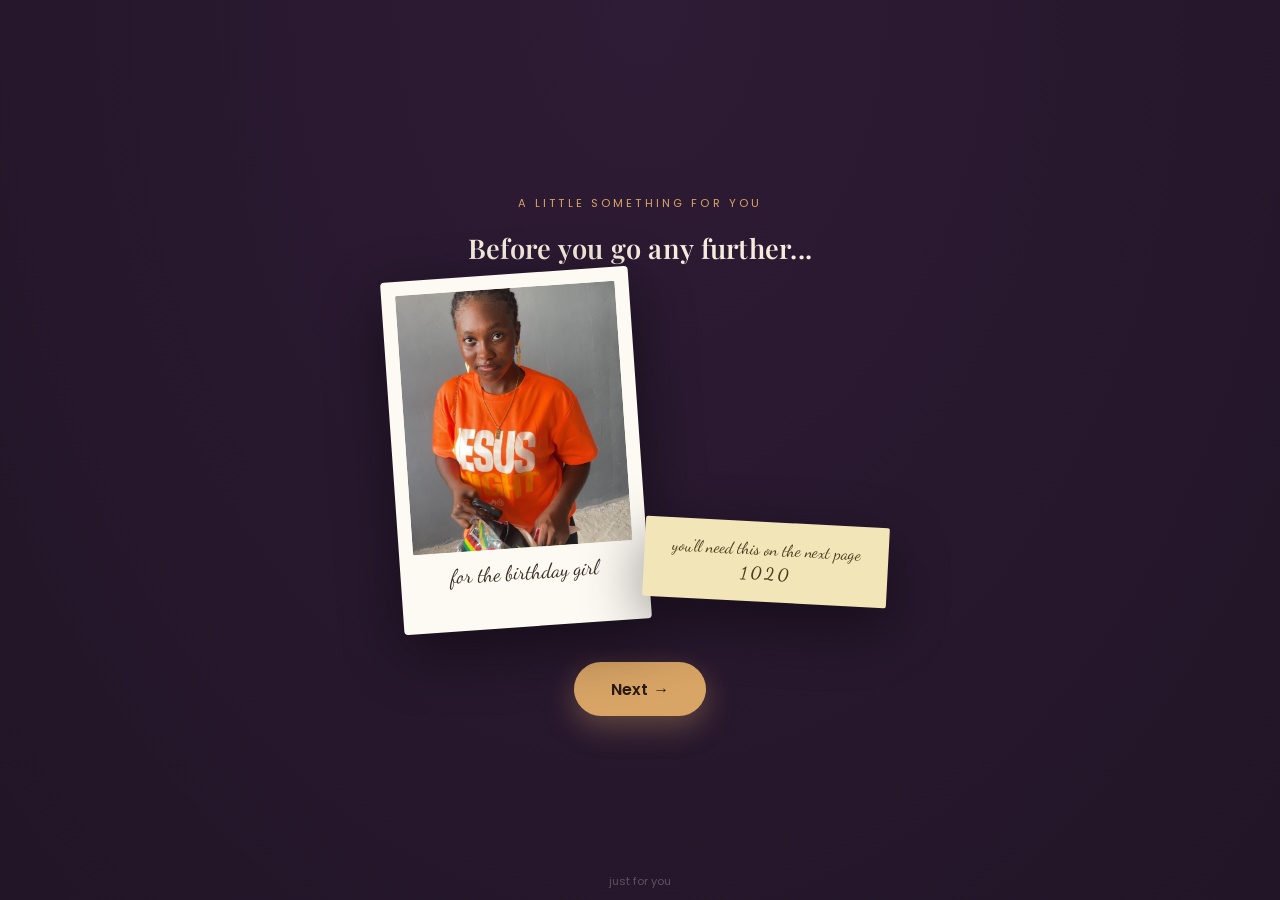
<file: index.html>
<!DOCTYPE html>
<html lang="en">
<head>
<meta charset="UTF-8">
<meta name="viewport" content="width=device-width, initial-scale=1.0">
<title>For You 🎂</title>
<link rel="preconnect" href="https://fonts.googleapis.com">
<link href="https://fonts.googleapis.com/css2?family=Playfair+Display:wght@600;700&family=Dancing+Script:wght@600;700&family=Poppins:wght@400;500;600&display=swap" rel="stylesheet">
<link rel="stylesheet" href="style.css">
</head>
<body>
  <div class="ambient-lights"></div>

  <main>
    <p class="eyebrow">a little something for you</p>
    <h1>Before you go any further...</h1>

    <div class="polaroid">
      <div class="polaroid-photo">
        <img src="image3.jpg" alt="" onerror="this.style.display='none'; this.parentElement.textContent='🎂';">
      </div>
      <div class="polaroid-caption">for the birthday girl</div>
    </div>

    <div class="sticky-note">
      <p>you'll need this on the next page</p>
      <p class="password-text" id="passwordHint"></p>
    </div>

    <div>
      <a href="login.html" class="btn-seal">Next →</a>
    </div>
  </main>

  <footer class="tiny">just for you</footer>

  <script src="script.js"></script>
  <script>
    document.getElementById("passwordHint").textContent = CONFIG.password;
  </script>
</body>
</html>
</file>
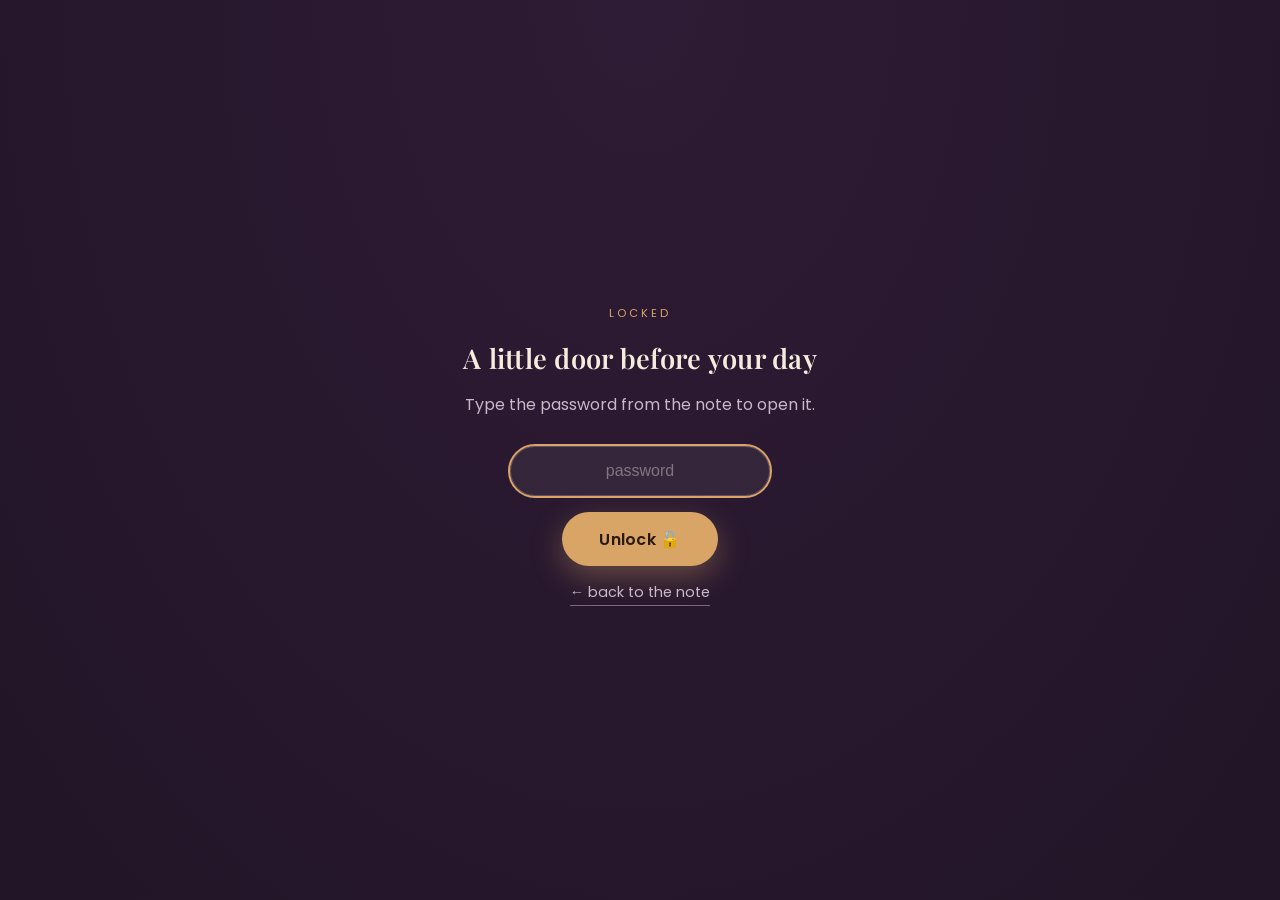
<file: login.html>
<!DOCTYPE html>
<html lang="en">
<head>
<meta charset="UTF-8">
<meta name="viewport" content="width=device-width, initial-scale=1.0">
<title>Enter Password</title>
<link rel="preconnect" href="https://fonts.googleapis.com">
<link href="https://fonts.googleapis.com/css2?family=Playfair+Display:wght@600;700&family=Dancing+Script:wght@600;700&family=Poppins:wght@400;500;600&display=swap" rel="stylesheet">
<link rel="stylesheet" href="style.css">
</head>
<body>
  <div class="ambient-lights"></div>

  <main>
    <p class="eyebrow">locked</p>
    <h1>A little door before your day</h1>
    <p>Type the password from the note to open it.</p>

    <form id="loginForm" autocomplete="off">
      <input
        type="password"
        id="passwordInput"
        placeholder="password"
        aria-label="Password"
        autofocus
      >
      <button type="submit" class="btn-seal">Unlock 🔓</button>
      <p class="error hidden" id="errorMsg">That's not quite it — check the note again 💛</p>
    </form>

    <a href="index.html" class="btn-ghost">← back to the note</a>
  </main>

  <script src="script.js"></script>
  <script>
    const form = document.getElementById("loginForm");
    const input = document.getElementById("passwordInput");
    const err = document.getElementById("errorMsg");

    form.addEventListener("submit", (e) => {
      e.preventDefault();
      if (input.value.trim().toLowerCase() === CONFIG.password.trim().toLowerCase()) {
        sessionStorage.setItem("bday_unlocked", "true");
        window.location.href = "pictures.html";
      } else {
        err.classList.remove("hidden");
        form.classList.add("shake");
        input.value = "";
        input.focus();
        setTimeout(() => form.classList.remove("shake"), 400);
      }
    });
  </script>
</body>
</html>
</file>
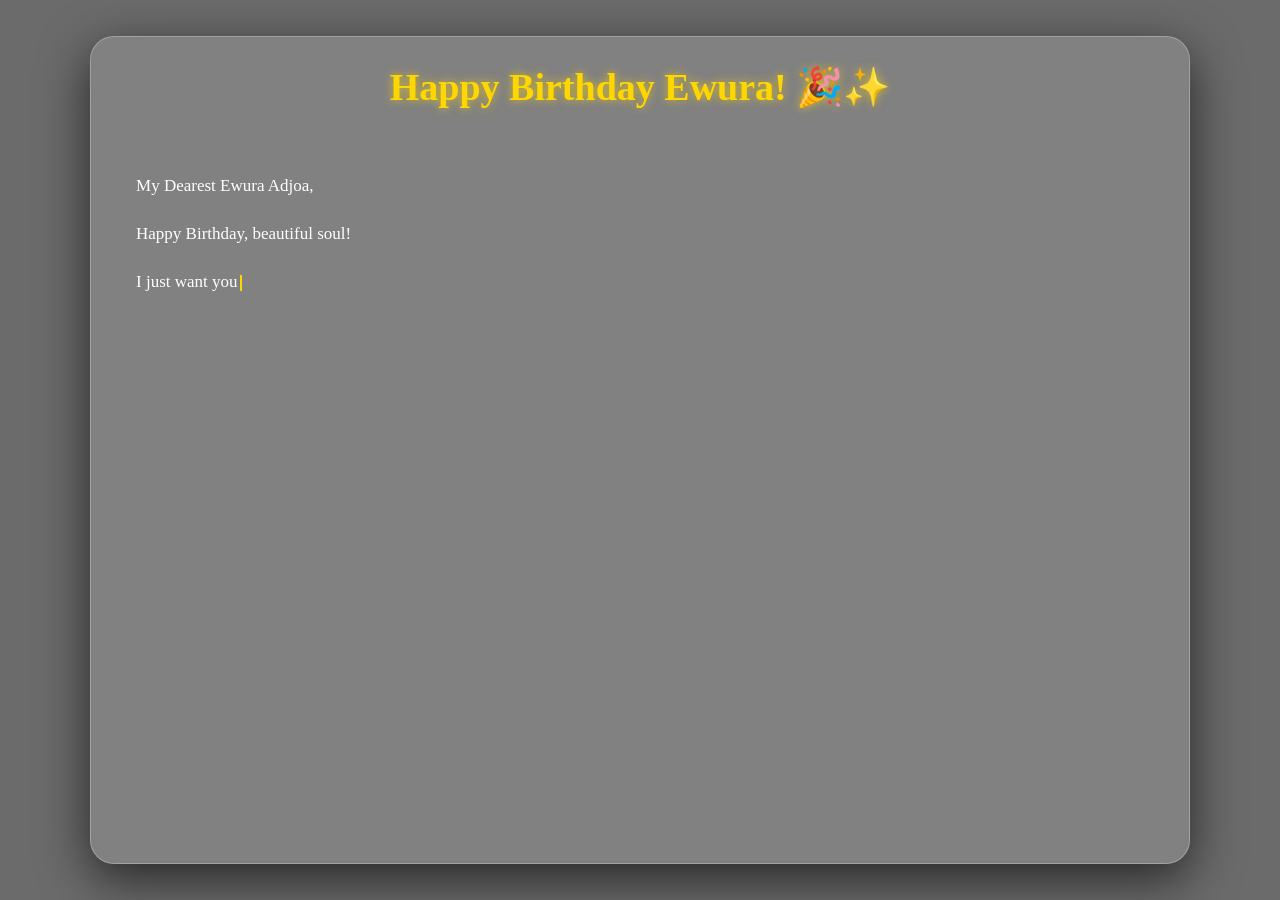
<file: message.html>
<!DOCTYPE html>
<html lang="en">

<head>

<meta charset="UTF-8">
<meta name="viewport" content="width=device-width, initial-scale=1.0">

<title>Happy Birthday My Love ❤️</title>

<style>

/* =========================
   RESET
========================= */

* {
    margin: 0;
    padding: 0;
    box-sizing: border-box;
}


/* =========================
   BODY
========================= */

body {

    width: 100%;
    min-height: 100vh;

    background:
        linear-gradient(
            rgba(0,0,0,0.58),
            rgba(0,0,0,0.58)
        ),
        url("https://images.unsplash.com/photo-1513151233558-d860c5398176");

    background-size: cover;
    background-position: center;
    background-attachment: fixed;

    display: flex;
    justify-content: center;
    align-items: center;

    font-family: Georgia, "Times New Roman", serif;

    padding: 20px;

    overflow: hidden;
}


/* =========================
   MAIN CONTAINER
========================= */

.letter {

    width: min(1100px, 94vw);

    height: min(92vh, 850px);

    background: rgba(255,255,255,0.15);

    backdrop-filter: blur(14px);
    -webkit-backdrop-filter: blur(14px);

    border: 1px solid rgba(255,255,255,0.25);

    border-radius: 24px;

    padding: 28px 45px;

    color: white;

    box-shadow:
        0 15px 50px rgba(0,0,0,0.65);

    display: flex;

    flex-direction: column;

    overflow: hidden;

    animation: appear 1.2s ease;
}


/* =========================
   TITLE
========================= */

h1 {

    flex-shrink: 0;

    text-align: center;

    color: #ffd700;

    font-size: clamp(25px, 3vw, 38px);

    line-height: 1.2;

    margin-bottom: 15px;

    text-shadow:
        0 0 10px rgba(255,215,0,0.7);

}


/* =========================
   MESSAGE
========================= */

.message {

    flex: 1;

    display: flex;

    flex-direction: column;

    justify-content: space-between;

    overflow: hidden;

}


/* =========================
   PARAGRAPHS
========================= */

.paragraph {

    font-size: clamp(13px, 1.35vw, 17px);

    line-height: 1.42;

    text-align: left;

    white-space: pre-line;

    margin-bottom: 7px;

}


/* =========================
   CURSOR
========================= */

.cursor {

    display: inline-block;

    width: 2px;

    height: 16px;

    background: #ffd700;

    margin-left: 2px;

    vertical-align: middle;

    animation: blink 0.5s infinite;

}


@keyframes blink {

    0%,
    50% {
        opacity: 1;
    }

    51%,
    100% {
        opacity: 0;
    }

}


/* =========================
   SIGNATURE
========================= */

.signature {

    flex-shrink: 0;

    text-align: right;

    font-size: 17px;

    font-style: italic;

    margin-top: 5px;

    opacity: 0;

    transition: opacity 1.5s ease;

}


.signature.show {

    opacity: 1;

}


.signature span {

    display: block;

    color: #ffd700;

    font-size: 21px;

    font-weight: bold;

    margin-top: 3px;

}


/* =========================
   ANIMATION
========================= */

@keyframes appear {

    from {

        opacity: 0;

        transform: scale(0.94);

    }

    to {

        opacity: 1;

        transform: scale(1);

    }

}


/* =========================
   TABLET
========================= */

@media (max-width: 800px) {

    body {

        padding: 10px;

    }

    .letter {

        width: 96vw;

        height: 94vh;

        padding: 22px 25px;

        border-radius: 18px;

    }

    .paragraph {

        font-size: 13px;

        line-height: 1.35;

        margin-bottom: 5px;

    }

}


/* =========================
   PHONE
========================= */

@media (max-width: 500px) {

    body {

        padding: 7px;

    }


    .letter {

        width: 98vw;

        height: 96vh;

        padding: 17px 16px;

        border-radius: 15px;

    }


    h1 {

        font-size: 23px;

        margin-bottom: 10px;

    }


    .paragraph {

        font-size: 11.5px;

        line-height: 1.32;

        margin-bottom: 4px;

    }


    .signature {

        font-size: 14px;

    }


    .signature span {

        font-size: 17px;

    }

}


/* =========================
   VERY SMALL PHONES
========================= */

@media (max-width: 380px) {

    .letter {

        padding: 13px 12px;

    }


    h1 {

        font-size: 20px;

        margin-bottom: 7px;

    }


    .paragraph {

        font-size: 10.5px;

        line-height: 1.25;

        margin-bottom: 3px;

    }


    .signature {

        font-size: 12px;

    }


    .signature span {

        font-size: 15px;

    }

}

</style>

</head>


<body>


<div class="letter">


    <h1>
        Happy Birthday Ewura! 🎉✨
    </h1>


    <div class="message">

        <div
            class="paragraph"
            id="text1">
        </div>


        <div
            class="paragraph"
            id="text2">
        </div>


        <div
            class="paragraph"
            id="text3">
        </div>


        <div
            class="paragraph"
            id="text4">
        </div>


        <div
            class="paragraph"
            id="text5">
        </div>

    </div>


    <div
        class="signature"
        id="signature">

        From,

        <span>
            Elijah IQ 
        </span>

    </div>


</div>



<script>

/* =========================
   MESSAGE
========================= */

const messages = [

`
My Dearest Ewura Adjoa,

Happy Birthday, beautiful soul!

I just want you to know how truly happy I am to have you as my friend. You have one of the most beautiful hearts I have ever known — so loving, so caring, so genuinely shy and yet so full of happiness. Your presence alone brings a soft light to any moment.

It is true, we have not really spent so much time together, but please believe me, the small moments we have shared are always a memory I hold close to my heart. They mean so much more than time could ever measure.

On your special day, this is my prayer for you:

"They will be like a tree planted by the water that sends out its roots by the stream. It does not fear when heat comes; its leaves are always green. It has no worries in a year of drought and never fails to bear fruit." - Jeremiah 17:8_

May your life be just like that tree — always rooted, always green, always fruitful, always strong even in hard seasons. May your loving heart never grow tired, and may your happiness never fade.

Enjoy your day to the fullest, my dear friend. You deserve all the love and joy in the world.

Happy Birthday, Ewura Adjoa!
`


];


/* =========================
   ELEMENTS
========================= */

const elements = [

    document.getElementById("text1"),

    document.getElementById("text2"),

    document.getElementById("text3"),

    document.getElementById("text4"),

    document.getElementById("text5")

];


/* =========================
   FAST TYPING
========================= */

const typingSpeed = 8;


/* =========================
   TYPE FUNCTION
========================= */

function typeText(element, text) {

    return new Promise(resolve => {

        let index = 0;


        const cursor =
            document.createElement("span");

        cursor.className = "cursor";


        element.appendChild(cursor);


        function type() {

            if (index < text.length) {

                const character =
                    document.createTextNode(
                        text[index]
                    );


                element.insertBefore(
                    character,
                    cursor
                );


                index++;


                setTimeout(
                    type,
                    typingSpeed
                );

            }

            else {

                cursor.remove();

                resolve();

            }

        }


        type();

    });

}


/* =========================
   START TYPING
========================= */

async function startTyping() {

    for (
        let i = 0;
        i < messages.length;
        i++
    ) {

        await typeText(
            elements[i],
            messages[i]
        );

    }


    /* SHOW SIGNATURE */

    document
        .getElementById("signature")
        .classList
        .add("show");

}


/* =========================
   START
========================= */

window.addEventListener(
    "load",
    () => {

        setTimeout(
            startTyping,
            500
        );

    }
);

</script>


</body>

</html>
</file>
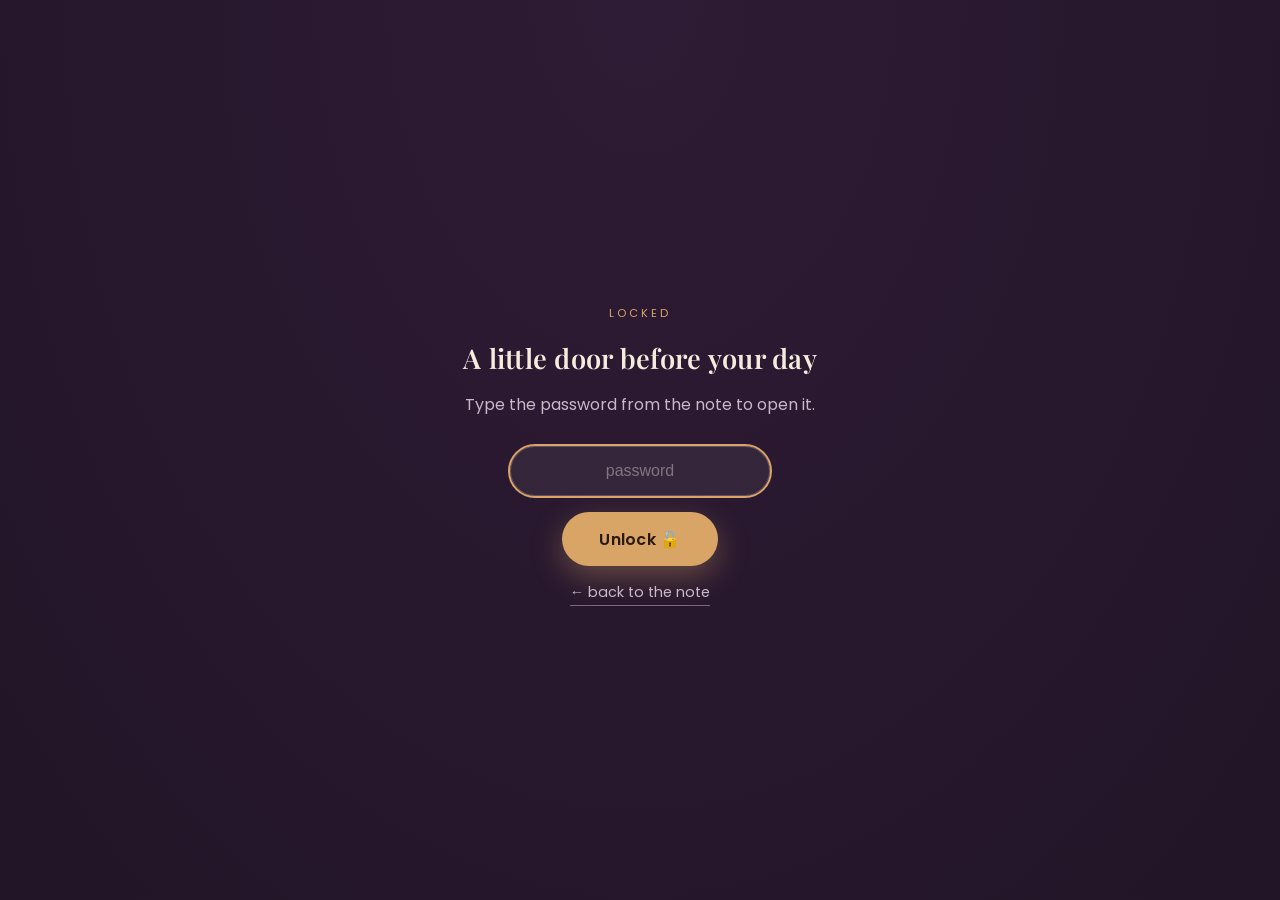
<file: pictures.html>
<!DOCTYPE html>
<html lang="en">
<head>
<meta charset="UTF-8">
<meta name="viewport" content="width=device-width, initial-scale=1.0">
<title>Our Pictures</title>
<link rel="preconnect" href="https://fonts.googleapis.com">
<link href="https://fonts.googleapis.com/css2?family=Playfair+Display:wght@600;700&family=Dancing+Script:wght@600;700&family=Poppins:wght@400;500;600&display=swap" rel="stylesheet">
<link rel="stylesheet" href="style.css">
</head>
<body>
  <div class="ambient-lights"></div>

  <main>
    <p class="eyebrow">you're in</p>
    <h1>A few of my favorite moments with you</h1>

    <div class="carousel">
      <button class="arrow prev" aria-label="Previous">‹</button>
      <div class="slide-frame" id="slideFrame"></div>
      <button class="arrow next" aria-label="Next">›</button>
    </div>

    <div class="dots" id="dots"></div>

    <div>
      <a href="reason.html" class="btn-seal">Next page💌</a>
    </div>
  </main>

  <script src="script.js"></script>
  <script>
    guardPage();

    let current = 0;
    const frame = document.getElementById("slideFrame");
    const dotsWrap = document.getElementById("dots");

    function render() {
      frame.innerHTML = "";
      const src = CONFIG.media[current];
      let el;

      if (isVideoSrc(src)) {
        el = document.createElement("video");
        el.src = src;
        el.controls = true;
        el.playsInline = true;
        el.addEventListener("error", () => {
          const fallback = document.createElement("img");
          fallback.alt = "A memory together";
          fallback.src = MEDIA_PLACEHOLDER;
          frame.replaceChild(fallback, el);
        }, { once: true });
      } else {
        el = document.createElement("img");
        el.alt = "A memory together";
        el.src = src;
        el.addEventListener("error", () => { el.src = MEDIA_PLACEHOLDER; }, { once: true });
      }

      frame.appendChild(el);

      const idxBadge = document.createElement("div");
      idxBadge.className = "slide-index";
      idxBadge.textContent = (current + 1) + " / " + CONFIG.media.length;
      frame.appendChild(idxBadge);

      [...dotsWrap.children].forEach((d, i) => d.classList.toggle("active", i === current));
    }

    function buildDots() {
      CONFIG.media.forEach((src, i) => {
        const d = document.createElement("button");
        d.className = "dot";
        d.setAttribute("aria-label", "Go to " + (isVideoSrc(src) ? "video" : "photo") + " " + (i + 1));
        d.addEventListener("click", () => { current = i; render(); });
        dotsWrap.appendChild(d);
      });
    }

    function go(delta) {
      current = (current + delta + CONFIG.media.length) % CONFIG.media.length;
      render();
    }

    document.querySelector(".prev").addEventListener("click", () => go(-1));
    document.querySelector(".next").addEventListener("click", () => go(1));
    document.addEventListener("keydown", (e) => {
      if (e.key === "ArrowLeft") go(-1);
      if (e.key === "ArrowRight") go(1);
    });

    // Autoplay only advances past photos — videos wait for you to move on
    // manually so playback never gets cut off.
    setInterval(() => {
      if (!isVideoSrc(CONFIG.media[current])) go(1);
    }, 5000);

    buildDots();
    render();
  </script>
</body>
</html>
</file>
<file: style.css>
/* ========= Design tokens ========= */
:root{
  --bg-deep:#221527;
  --bg-deep-2:#2e1b35;
  --gold:#d9a566;
  --blush:#e8a9c3;
  --cream:#f6ecdd;
  --muted:#c9b8c7;
  --shadow: 0 20px 60px rgba(0,0,0,0.45);
}

*{box-sizing:border-box;}

html,body{height:100%;}

body{
  margin:0;
  min-height:100vh;
  background:radial-gradient(ellipse at top, var(--bg-deep-2), var(--bg-deep));
  color:var(--cream);
  font-family:'Poppins', sans-serif;
  overflow-x:hidden;
  display:flex;
  align-items:center;
  justify-content:center;
  padding:2.5rem 1.5rem;
  position:relative;
}

/* ========= Ambient floating light particles ========= */
.ambient-lights{
  position:fixed;
  inset:0;
  pointer-events:none;
  overflow:hidden;
  z-index:0;
}
.ember{
  position:absolute;
  bottom:-20px;
  border-radius:50%;
  background:radial-gradient(circle, var(--gold), transparent 70%);
  opacity:0;
  animation:floatUp linear infinite;
}
@keyframes floatUp{
  0%{ transform:translateY(0) translateX(0); opacity:0; }
  10%{ opacity:0.9; }
  90%{ opacity:0.6; }
  100%{ transform:translateY(-110vh) translateX(var(--drift,20px)); opacity:0; }
}

.confetti-piece{
  position:absolute;
  top:-10px;
  width:8px;
  height:14px;
  opacity:0.9;
  animation:confettiFall linear forwards;
}
@keyframes confettiFall{
  to{ transform:translateY(110vh) rotate(720deg); opacity:0; }
}

/* ========= Typography ========= */
main{
  position:relative;
  z-index:1;
  text-align:center;
  max-width:540px;
  width:100%;
}

h1{
  font-family:'Playfair Display', serif;
  font-weight:600;
  font-size:1.7rem;
  letter-spacing:0.01em;
  margin-bottom:0.5rem;
}

p{ color:var(--muted); }

.eyebrow{
  font-family:'Poppins', sans-serif;
  text-transform:uppercase;
  letter-spacing:0.28em;
  font-size:0.7rem;
  color:var(--gold);
  margin-bottom:1rem;
}

.script{
  font-family:'Dancing Script', cursive;
  font-size:3rem;
  line-height:1.1;
  color:var(--blush);
  margin:0 0 0.6rem;
}

/* ========= Polaroid (index page) ========= */
.polaroid{
  background:#fdfaf4;
  padding:14px 14px 42px;
  border-radius:4px;
  box-shadow:var(--shadow);
  display:inline-block;
  transform:rotate(-4deg);
  margin-bottom:2.2rem;
}
.polaroid-photo{
  width:220px;
  height:260px;
  max-width:60vw;
  border-radius:2px;
  background:linear-gradient(135deg,#e8a9c3,#d9a566);
  display:flex;
  align-items:center;
  justify-content:center;
  font-size:3rem;
  overflow:hidden;
}
.polaroid-photo img{ width:100%; height:100%; object-fit:cover; }
.polaroid-caption{
  font-family:'Dancing Script', cursive;
  color:#3a2c22;
  margin-top:12px;
  font-size:1.3rem;
}

/* ========= Sticky note (password reveal) ========= */
.sticky-note{
  background:#f2e6b8;
  color:#4a3b1e;
  padding:1.1rem 1.7rem;
  border-radius:2px;
  transform:rotate(3deg);
  box-shadow:var(--shadow);
  display:inline-block;
  margin-bottom:2.4rem;
  font-family:'Dancing Script', cursive;
}
.sticky-note p{ color:#4a3b1e; margin:0; font-size:1.05rem; }
.password-text{
  font-size:2.1rem;
  font-weight:700;
  letter-spacing:3px;
  margin-top:0.3rem !important;
}

/* ========= Buttons ========= */
.btn-seal{
  display:inline-flex;
  align-items:center;
  gap:0.5rem;
  background:var(--gold);
  color:#2a1a12;
  padding:0.9rem 2.3rem;
  border-radius:999px;
  text-decoration:none;
  font-weight:600;
  letter-spacing:0.02em;
  box-shadow:0 10px 30px rgba(217,165,102,0.35);
  transition:transform .25s ease, box-shadow .25s ease;
  border:none;
  cursor:pointer;
  font-family:'Poppins', sans-serif;
  font-size:1rem;
}
.btn-seal:hover{ transform:translateY(-3px); box-shadow:0 14px 36px rgba(217,165,102,0.5); }
.btn-seal:focus-visible{ outline:2px solid var(--cream); outline-offset:3px; }

.btn-ghost{
  color:var(--muted);
  text-decoration:none;
  border-bottom:1px solid rgba(201,184,199,0.5);
  padding-bottom:2px;
  font-size:0.9rem;
  display:inline-block;
  margin-top:1rem;
}
.btn-ghost:hover{ color:var(--cream); border-color:var(--cream); }

/* ========= Login form ========= */
#loginForm{
  display:flex;
  flex-direction:column;
  gap:1rem;
  align-items:center;
  margin-top:1.8rem;
}
#passwordInput{
  padding:0.95rem 1.2rem;
  border-radius:999px;
  border:1px solid rgba(255,255,255,0.2);
  background:rgba(255,255,255,0.06);
  color:var(--cream);
  font-size:1rem;
  width:260px;
  max-width:80vw;
  text-align:center;
  letter-spacing:0.15em;
}
#passwordInput::placeholder{ color:rgba(246,236,221,0.4); letter-spacing:normal; }
#passwordInput:focus-visible{ outline:2px solid var(--gold); }

.error{ color:#e88686; font-size:0.9rem; min-height:1.2em; }
.hidden{ display:none; }
.shake{ animation:shake .4s; }
@keyframes shake{
  0%,100%{ transform:translateX(0); }
  25%{ transform:translateX(-8px); }
  75%{ transform:translateX(8px); }
}

/* ========= Carousel (pictures page) ========= */
.carousel{
  display:flex;
  align-items:center;
  gap:1rem;
  justify-content:center;
  margin-bottom:1.3rem;
}
.slide-frame{
  position:relative;
  width:280px;
  height:340px;
  max-width:62vw;
  max-height:62vw;
  border-radius:10px;
  overflow:hidden;
  box-shadow:var(--shadow);
  background:#3a2740;
}
.slide-frame img, .slide-frame video{ width:100%; height:100%; object-fit:cover; display:block; background:#000; }
.slide-index{
  position:absolute;
  bottom:10px;
  right:12px;
  background:rgba(0,0,0,0.5);
  padding:2px 10px;
  border-radius:999px;
  font-size:0.75rem;
  color:var(--cream);
}
.arrow{
  background:rgba(255,255,255,0.08);
  border:1px solid rgba(255,255,255,0.15);
  color:var(--cream);
  width:44px;
  height:44px;
  min-width:44px;
  border-radius:50%;
  font-size:1.4rem;
  cursor:pointer;
  transition:background .2s ease;
}
.arrow:hover{ background:rgba(255,255,255,0.18); }
.arrow:focus-visible{ outline:2px solid var(--gold); }

.dots{
  display:flex;
  gap:8px;
  justify-content:center;
  margin-bottom:2rem;
  flex-wrap:wrap;
}
.dot{
  width:8px;
  height:8px;
  border-radius:50%;
  background:rgba(255,255,255,0.25);
  cursor:pointer;
  border:none;
  padding:0;
}
.dot.active{ background:var(--gold); }

/* ========= Message page ========= */
.candles{ font-size:2rem; margin-bottom:0.4rem; letter-spacing:0.4rem; }
.prayer{
  line-height:1.5;
  color:var(--cream);
  font-size:10px;
  white-space:pre-line;
  margin:1.6rem 0 2.2rem;
  text-align:left;
}

footer.tiny{
  position:fixed;
  bottom:10px;
  left:0;
  right:0;
  text-align:center;
  font-size:0.7rem;
  color:rgba(201,184,199,0.35);
  z-index:1;
}

/* ========= Responsive ========= */
@media (max-width:480px){
  h1{ font-size:1.4rem; }
  .script{ font-size:2.3rem; }
  #passwordInput{ width:220px; }
}

/* ========= Reduced motion ========= */
@media (prefers-reduced-motion: reduce){
  .ember, .confetti-piece{ animation:none !important; display:none; }
}
</file>
